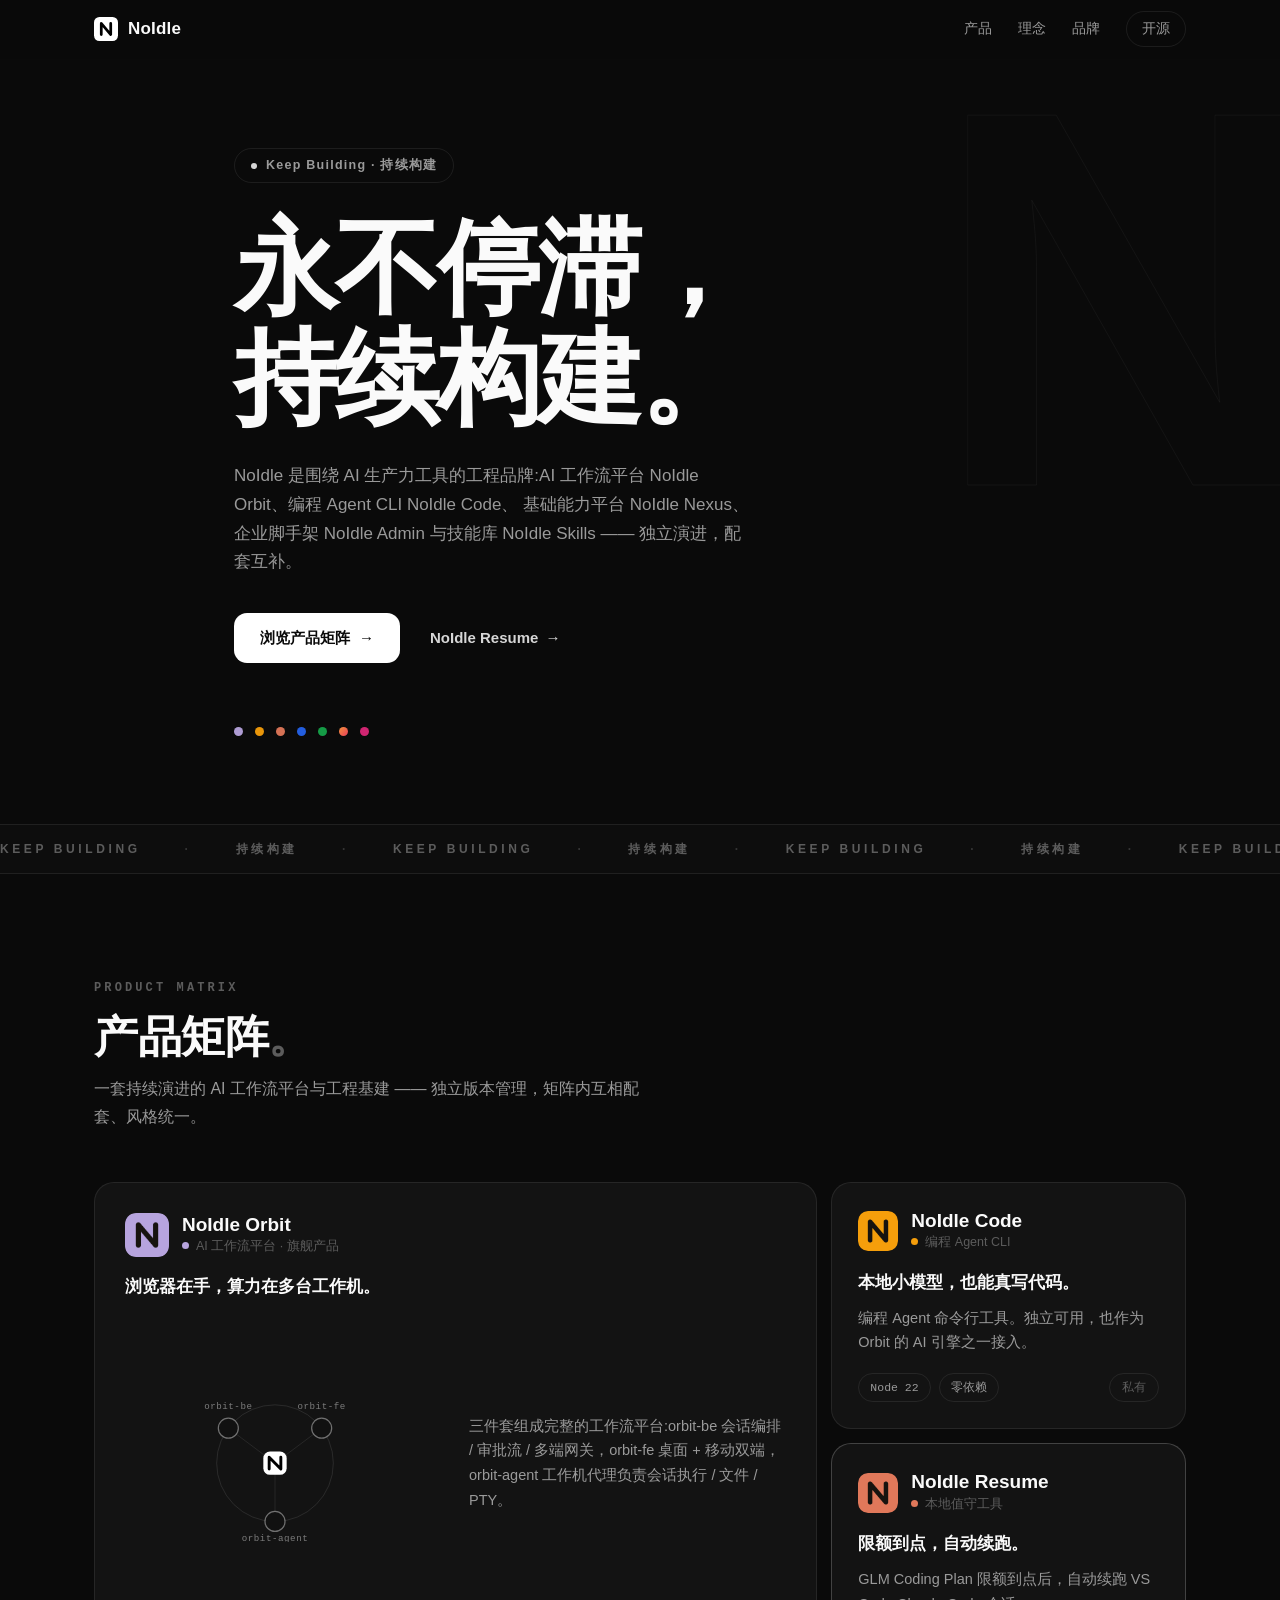
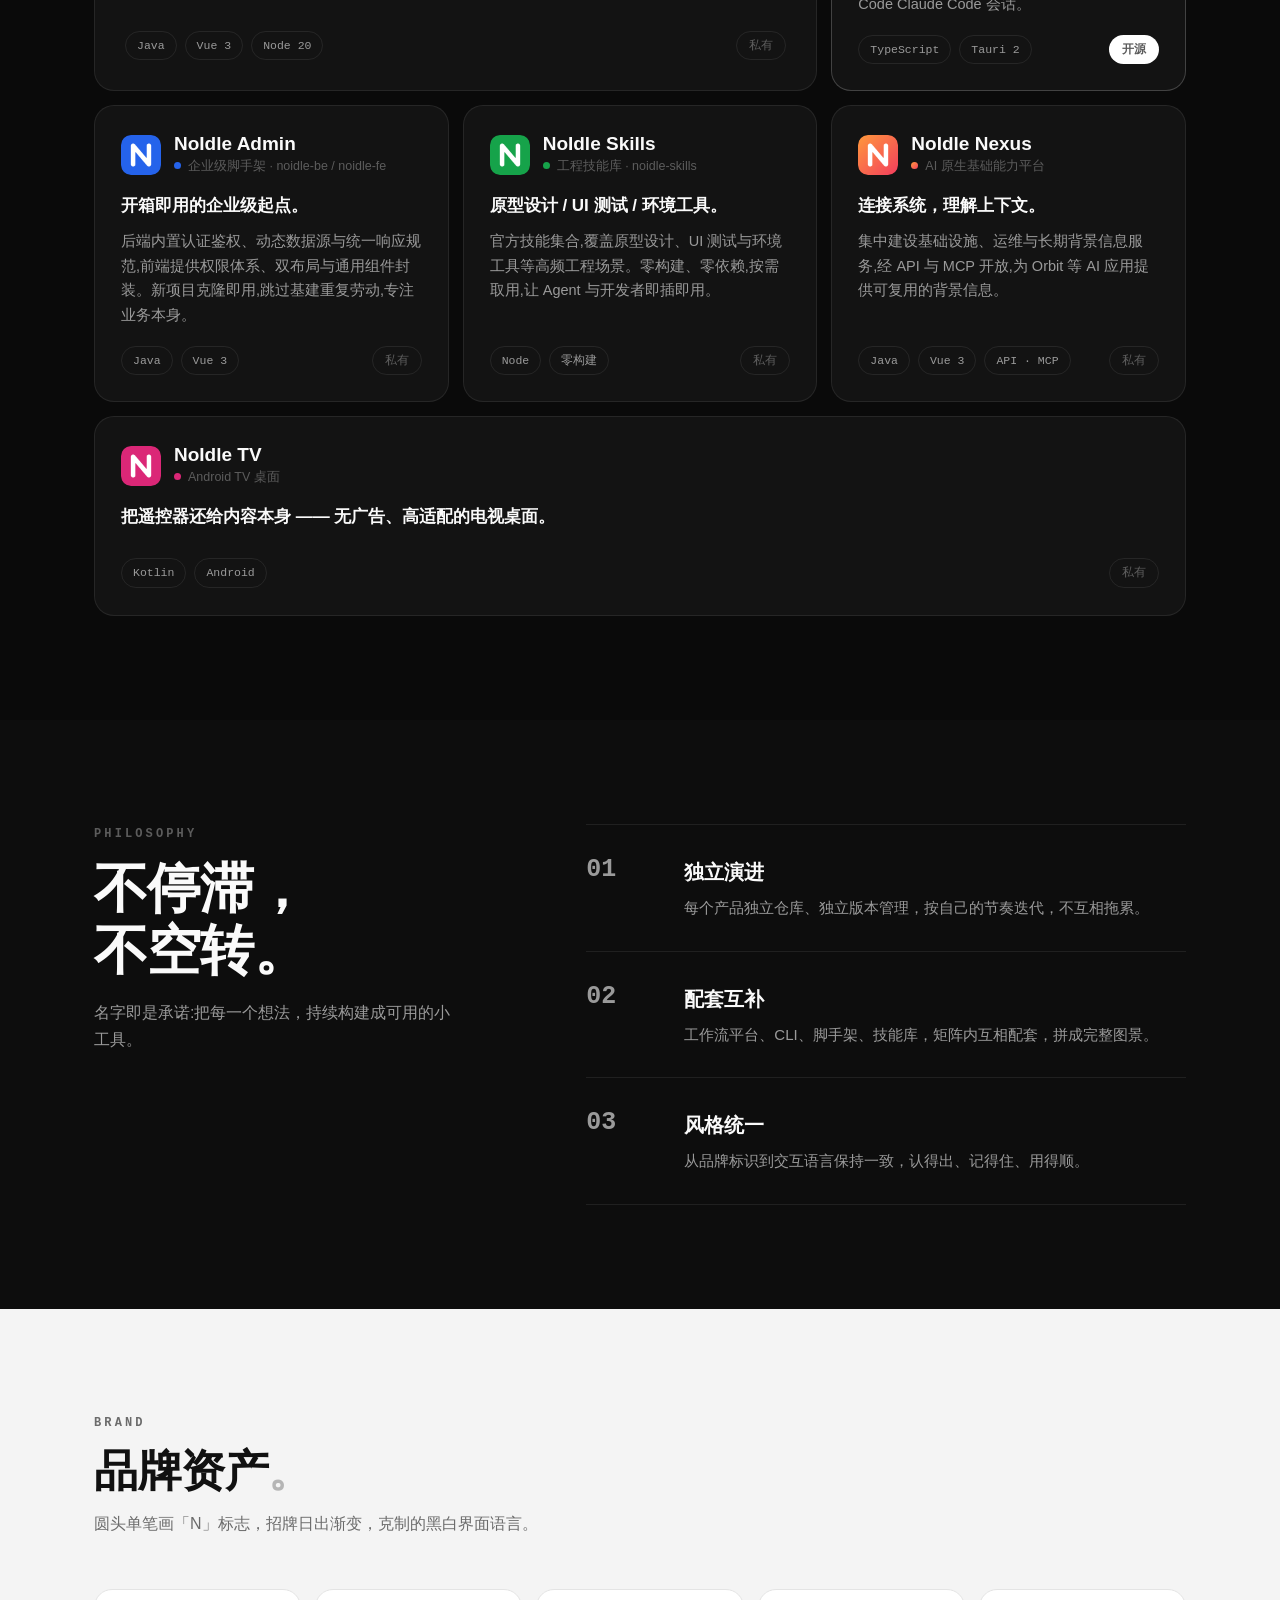
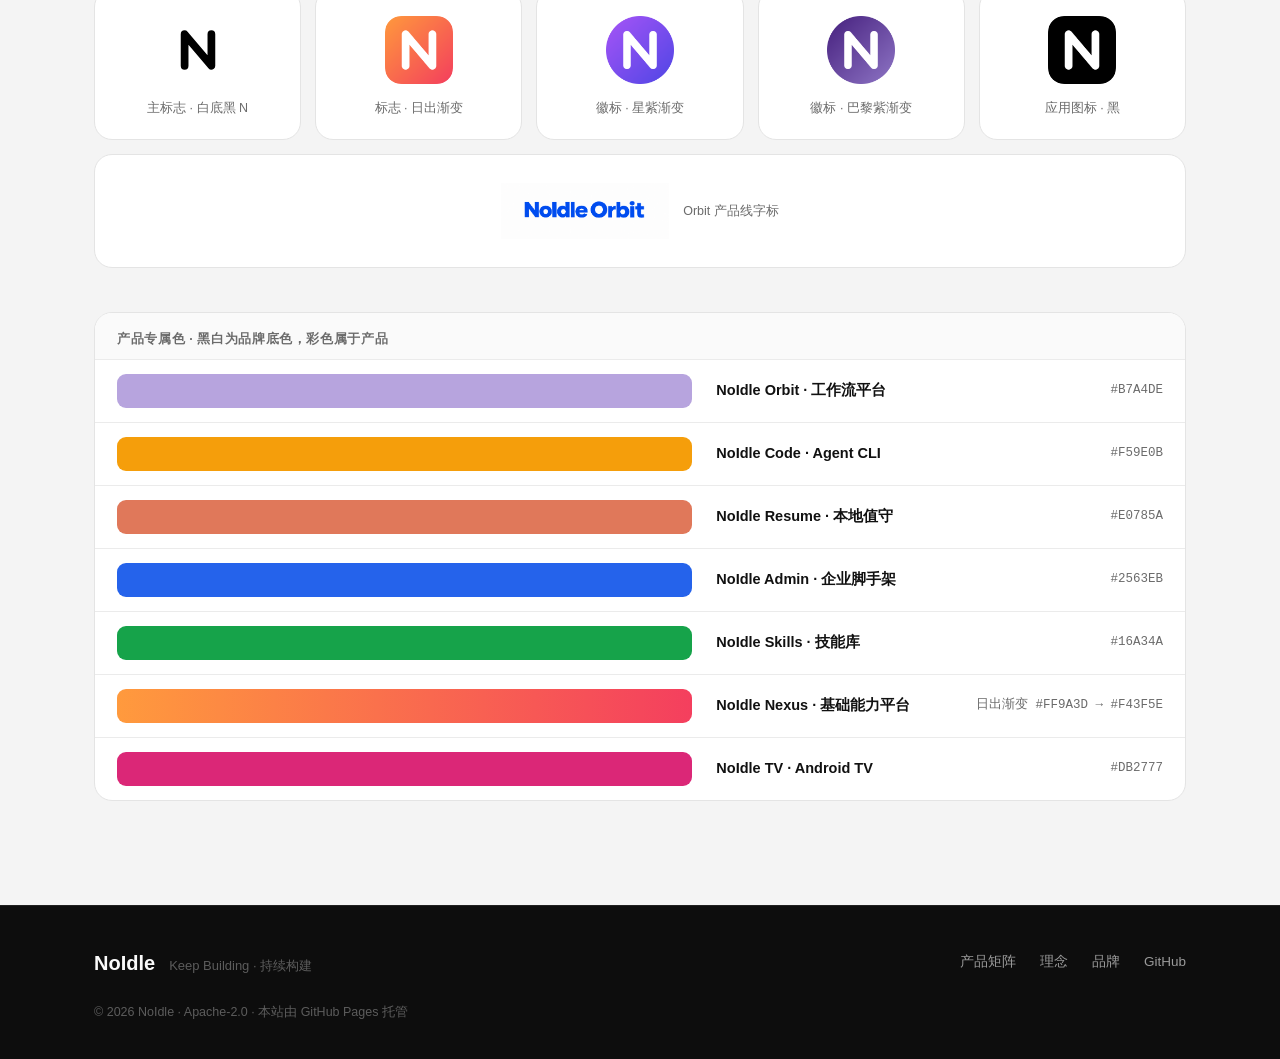
<file: index.html>
<!DOCTYPE html>
<html lang="zh-CN">
<head>
  <meta charset="UTF-8">
  <meta name="viewport" content="width=device-width, initial-scale=1.0">
  <title>NoIdle · Keep Building 持续构建 — AI 生产力工具工程品牌</title>
  <meta name="description" content="NoIdle 是围绕 AI 生产力工具持续构建的工程品牌:AI 工作流平台 NoIdle Orbit、编程 Agent CLI NoIdle Code、基础能力平台 NoIdle Nexus、企业脚手架与工程技能库。产品独立版本管理、互相配套、风格统一。">
  <meta property="og:title" content="NoIdle · Keep Building 持续构建">
  <meta property="og:description" content="围绕 AI 生产力工具持续构建的工程品牌 — AI 工作流平台 / 编程 Agent CLI / 工程基建">
  <meta property="og:type" content="website">
  <link rel="icon" type="image/svg+xml" href="assets/img/favicon.svg">
  <link rel="stylesheet" href="assets/css/style.css?v=17">
</head>
<body>

  <nav class="nav" id="nav">
    <div class="nav-inner">
      <a class="nav-logo" href="#top" aria-label="NoIdle 首页">
        <svg viewBox="0 0 512 512" role="img" aria-hidden="true">
          <rect width="512" height="512" rx="115" fill="#fff"/>
          <path fill="none" stroke="#000" stroke-width="52" stroke-linecap="round" stroke-linejoin="round"
                d="M166 362 L166 150 L346 362 L346 150" transform="translate(256 256) scale(1.12) translate(-256 -256)"/>
        </svg>
        <span>NoIdle</span>
      </a>
      <div class="nav-links" aria-label="主导航">
        <a href="#products">产品</a>
        <a href="#philosophy">理念</a>
        <a href="#brand">品牌</a>
        <a class="nav-pill" href="https://github.com/NoIdleAI" target="_blank" rel="noopener">开源</a>
      </div>
    </div>
  </nav>

  <main id="top">

    <!-- Hero:纯排版式 -->
    <section class="hero">
      <div class="hero-watermark" aria-hidden="true">N</div>
      <div class="hero-inner">
        <p class="hero-chip reveal"><span class="dot"></span>Keep Building · 持续构建</p>
        <h1 class="hero-title reveal">永不停滞，<br>持续构建。</h1>
        <p class="hero-sub reveal">
          NoIdle 是围绕 AI 生产力工具的工程品牌:AI 工作流平台 NoIdle Orbit、编程 Agent CLI NoIdle Code、
          基础能力平台 NoIdle Nexus、企业脚手架 NoIdle Admin 与技能库 NoIdle Skills —— 独立演进，配套互补。
        </p>
        <div class="hero-links reveal">
          <a class="btn-solid" href="#products">浏览产品矩阵 <span class="arr">→</span></a>
          <a class="link-plain" href="https://github.com/NoIdleAI/noidle-resume" target="_blank" rel="noopener">NoIdle Resume <span class="arr">→</span></a>
        </div>
        <div class="hero-dots reveal" aria-label="产品专属色">
          <span style="background:#B7A4DE"></span>
          <span style="background:#F59E0B"></span>
          <span style="background:#E0785A"></span>
          <span style="background:#2563EB"></span>
          <span style="background:#16A34A"></span>
          <span style="background:linear-gradient(135deg,#FF9A3D,#F43F5E)"></span>
          <span style="background:#DB2777"></span>
        </div>
      </div>
    </section>

    <!-- 跑马灯 -->
    <div class="ticker" aria-hidden="true">
      <div class="ticker-track">
        <span>KEEP BUILDING</span><span class="tick-sep">·</span><span>持续构建</span><span class="tick-sep">·</span>
        <span>KEEP BUILDING</span><span class="tick-sep">·</span><span>持续构建</span><span class="tick-sep">·</span>
        <span>KEEP BUILDING</span><span class="tick-sep">·</span><span>持续构建</span><span class="tick-sep">·</span>
        <span>KEEP BUILDING</span><span class="tick-sep">·</span><span>持续构建</span><span class="tick-sep">·</span>
      </div>
    </div>

    <!-- 产品矩阵:便当格 -->
    <section class="section" id="products">
      <div class="container">
        <div class="section-head reveal">
          <p class="section-kicker">Product Matrix</p>
          <h2 class="section-title">产品矩阵<span class="title-end">。</span></h2>
          <p class="section-desc">一套持续演进的 AI 工作流平台与工程基建 —— 独立版本管理，矩阵内互相配套、风格统一。</p>
        </div>

        <div class="bento">
          <article class="tile tile-orbit reveal" style="--pc:#B7A4DE">
            <div class="tile-head">
              <img class="tile-icon" src="assets/img/tile-paris-lavender.png" alt="" width="44" height="44">
              <div>
                <h3 class="tile-name">NoIdle Orbit</h3>
                <p class="tile-line">AI 工作流平台 · 旗舰产品</p>
              </div>
            </div>
            <p class="tile-tagline">浏览器在手，算力在多台工作机。</p>
            <div class="orbit-media">
              <div class="orbit-diagram" aria-hidden="true">
                <svg viewBox="0 0 360 190">
                  <circle cx="180" cy="95" r="70" fill="none" stroke="rgba(255,255,255,0.12)" stroke-width="1"/>
                  <line x1="180" y1="95" x2="124" y2="53" stroke="rgba(255,255,255,0.1)" stroke-width="1"/>
                  <line x1="180" y1="95" x2="236" y2="53" stroke="rgba(255,255,255,0.1)" stroke-width="1"/>
                  <line x1="180" y1="95" x2="180" y2="165" stroke="rgba(255,255,255,0.1)" stroke-width="1"/>
                  <circle cx="124" cy="53" r="12" fill="#111" stroke="rgba(255,255,255,0.4)" stroke-width="1.5"/>
                  <circle cx="236" cy="53" r="12" fill="#111" stroke="rgba(255,255,255,0.4)" stroke-width="1.5"/>
                  <circle cx="180" cy="165" r="12" fill="#111" stroke="rgba(255,255,255,0.4)" stroke-width="1.5"/>
                  <rect x="166" y="81" width="28" height="28" rx="8" fill="#fff"/>
                  <path d="M173 102 L173 88 L187 102 L187 88" fill="none" stroke="#000" stroke-width="3.5" stroke-linecap="round" stroke-linejoin="round"/>
                  <text x="124" y="30" text-anchor="middle" class="dg-label">orbit-be</text>
                  <text x="236" y="30" text-anchor="middle" class="dg-label">orbit-fe</text>
                  <text x="180" y="188" text-anchor="middle" class="dg-label">orbit-agent</text>
                </svg>
              </div>
              <p class="tile-desc">三件套组成完整的工作流平台:orbit-be 会话编排 / 审批流 / 多端网关，orbit-fe 桌面 + 移动双端，orbit-agent 工作机代理负责会话执行 / 文件 / PTY。</p>
            </div>
            <div class="tile-foot">
              <div class="chips">
                <span class="chip">Java</span>
                <span class="chip">Vue 3</span>
                <span class="chip">Node 20</span>
              </div>
              <span class="tile-lock">私有</span>
            </div>
          </article>

        <div class="tile-col">
          <article class="tile reveal" style="--pc:#F59E0B">
            <div class="tile-head">
              <img class="tile-icon" src="assets/img/tile-amber.png" alt="" width="40" height="40">
              <div>
                <h3 class="tile-name">NoIdle Code</h3>
                <p class="tile-line">编程 Agent CLI</p>
              </div>
            </div>
            <p class="tile-tagline">本地小模型，也能真写代码。</p>
            <p class="tile-desc">编程 Agent 命令行工具。独立可用，也作为 Orbit 的 AI 引擎之一接入。</p>
            <div class="tile-foot">
              <div class="chips">
                <span class="chip">Node 22</span>
                <span class="chip">零依赖</span>
              </div>
              <span class="tile-lock">私有</span>
            </div>
          </article>

          <article class="tile tile-open reveal" style="--pc:#E0785A">
            <div class="tile-head">
              <img class="tile-icon" src="assets/img/tile-coral.png" alt="" width="40" height="40">
              <div>
                <h3 class="tile-name">NoIdle Resume</h3>
                <p class="tile-line">本地值守工具</p>
              </div>
            </div>
            <p class="tile-tagline">限额到点，自动续跑。</p>
            <p class="tile-desc">GLM Coding Plan 限额到点后，自动续跑 VS Code Claude Code 会话。</p>
            <div class="tile-foot">
              <div class="chips">
                <span class="chip">TypeScript</span>
                <span class="chip">Tauri 2</span>
              </div>
              <a class="tile-lock tile-lock-open" href="https://github.com/NoIdleAI/noidle-resume" target="_blank" rel="noopener">开源</a>
            </div>
          </article>
        </div>

          <article class="tile tile-third reveal" style="--pc:#2563EB">
            <div class="tile-head">
              <img class="tile-icon" src="assets/img/tile-blue.png" alt="" width="40" height="40">
              <div>
                <h3 class="tile-name">NoIdle Admin</h3>
                <p class="tile-line">企业级脚手架 · noidle-be / noidle-fe</p>
              </div>
            </div>
            <p class="tile-tagline">开箱即用的企业级起点。</p>
            <p class="tile-desc">后端内置认证鉴权、动态数据源与统一响应规范,前端提供权限体系、双布局与通用组件封装。新项目克隆即用,跳过基建重复劳动,专注业务本身。</p>
            <div class="tile-foot">
              <div class="chips">
                <span class="chip">Java</span>
                <span class="chip">Vue 3</span>
              </div>
              <span class="tile-lock">私有</span>
            </div>
          </article>

          <article class="tile tile-third reveal" style="--pc:#16A34A">
            <div class="tile-head">
              <img class="tile-icon" src="assets/img/tile-green.png" alt="" width="40" height="40">
              <div>
                <h3 class="tile-name">NoIdle Skills</h3>
                <p class="tile-line">工程技能库 · noidle-skills</p>
              </div>
            </div>
            <p class="tile-tagline">原型设计 / UI 测试 / 环境工具。</p>
            <p class="tile-desc">官方技能集合,覆盖原型设计、UI 测试与环境工具等高频工程场景。零构建、零依赖,按需取用,让 Agent 与开发者即插即用。</p>
            <div class="tile-foot">
              <div class="chips">
                <span class="chip">Node</span>
                <span class="chip">零构建</span>
              </div>
              <span class="tile-lock">私有</span>
            </div>
          </article>

          <article class="tile tile-third tile-grad reveal" style="--pc:#F43F5E">
            <div class="tile-head">
              <img class="tile-icon" src="assets/img/noidle-tile-sunset.png" alt="" width="40" height="40">
              <div>
                <h3 class="tile-name">NoIdle Nexus</h3>
                <p class="tile-line">AI 原生基础能力平台</p>
              </div>
            </div>
            <p class="tile-tagline">连接系统，理解上下文。</p>
            <p class="tile-desc">集中建设基础设施、运维与长期背景信息服务,经 API 与 MCP 开放,为 Orbit 等 AI 应用提供可复用的背景信息。</p>
            <div class="tile-foot">
              <div class="chips">
                <span class="chip">Java</span>
                <span class="chip">Vue 3</span>
                <span class="chip">API · MCP</span>
              </div>
              <span class="tile-lock">私有</span>
            </div>
          </article>
          <article class="tile tile-wide reveal" style="--pc:#DB2777">
            <div class="tile-head">
              <img class="tile-icon" src="assets/img/tile-pink.png" alt="" width="40" height="40">
              <div>
                <h3 class="tile-name">NoIdle TV</h3>
                <p class="tile-line">Android TV 桌面</p>
              </div>
            </div>
            <p class="tile-tagline">把遥控器还给内容本身 —— 无广告、高适配的电视桌面。</p>
            <div class="tile-foot">
              <div class="chips">
                <span class="chip">Kotlin</span>
                <span class="chip">Android</span>
              </div>
              <span class="tile-lock">私有</span>
            </div>
          </article>
        </div>
      </div>
    </section>

    <!-- 理念 -->
    <section class="section section-ink" id="philosophy">
      <div class="container philo">
        <div class="philo-left reveal">
          <p class="section-kicker">Philosophy</p>
          <h2 class="philo-title">不停滞，<br>不空转。</h2>
          <p class="philo-note">名字即是承诺:把每一个想法，持续构建成可用的小工具。</p>
        </div>
        <div class="philo-right">
          <div class="principle reveal">
            <span class="p-num">01</span>
            <div>
              <h3>独立演进</h3>
              <p>每个产品独立仓库、独立版本管理，按自己的节奏迭代，不互相拖累。</p>
            </div>
          </div>
          <div class="principle reveal">
            <span class="p-num">02</span>
            <div>
              <h3>配套互补</h3>
              <p>工作流平台、CLI、脚手架、技能库，矩阵内互相配套，拼成完整图景。</p>
            </div>
          </div>
          <div class="principle reveal">
            <span class="p-num">03</span>
            <div>
              <h3>风格统一</h3>
              <p>从品牌标识到交互语言保持一致，认得出、记得住、用得顺。</p>
            </div>
          </div>
        </div>
      </div>
    </section>

    <!-- 品牌 -->
    <section class="section section-light" id="brand">
      <div class="container">
        <div class="section-head reveal">
          <p class="section-kicker">Brand</p>
          <h2 class="section-title">品牌资产<span class="title-end">。</span></h2>
          <p class="section-desc">圆头单笔画「N」标志，招牌日出渐变，克制的黑白界面语言。</p>
        </div>

        <div class="brand-grid">
          <figure class="brand-card reveal">
            <img src="assets/img/noidle-logo-white.svg" alt="NoIdle 主标志 · 白底黑 N">
            <figcaption>主标志 · 白底黑 N</figcaption>
          </figure>
          <figure class="brand-card reveal">
            <img src="assets/img/noidle-tile-sunset.png" alt="NoIdle 标志 · 日出渐变">
            <figcaption>标志 · 日出渐变</figcaption>
          </figure>
          <figure class="brand-card reveal">
            <img src="assets/img/noidle-avatar-violet.png" alt="NoIdle 徽标 · 星紫渐变">
            <figcaption>徽标 · 星紫渐变</figcaption>
          </figure>
          <figure class="brand-card reveal">
            <img src="assets/img/noidle-avatar-paris.png" alt="NoIdle 徽标 · 巴黎紫渐变">
            <figcaption>徽标 · 巴黎紫渐变</figcaption>
          </figure>
          <figure class="brand-card reveal">
            <img src="assets/img/noidle-tile-black.png" alt="NoIdle 应用图标 · 黑">
            <figcaption>应用图标 · 黑</figcaption>
          </figure>
          <figure class="brand-card brand-wordmark reveal">
            <img src="assets/img/orbit-wordmark.png" alt="NoIdle Orbit 品牌字标">
            <figcaption>Orbit 产品线字标</figcaption>
          </figure>
        </div>

        <div class="swatch-sheet reveal" aria-label="产品专属色">
          <div class="sheet-group">产品专属色 · 黑白为品牌底色，彩色属于产品</div>
          <div class="sheet-row">
            <span class="sheet-bar" style="background:#B7A4DE"></span>
            <span class="sheet-name">NoIdle Orbit · 工作流平台</span>
            <span class="sheet-hex">#B7A4DE</span>
          </div>
          <div class="sheet-row">
            <span class="sheet-bar" style="background:#F59E0B"></span>
            <span class="sheet-name">NoIdle Code · Agent CLI</span>
            <span class="sheet-hex">#F59E0B</span>
          </div>
          <div class="sheet-row">
            <span class="sheet-bar" style="background:#E0785A"></span>
            <span class="sheet-name">NoIdle Resume · 本地值守</span>
            <span class="sheet-hex">#E0785A</span>
          </div>
          <div class="sheet-row">
            <span class="sheet-bar" style="background:#2563EB"></span>
            <span class="sheet-name">NoIdle Admin · 企业脚手架</span>
            <span class="sheet-hex">#2563EB</span>
          </div>
          <div class="sheet-row">
            <span class="sheet-bar" style="background:#16A34A"></span>
            <span class="sheet-name">NoIdle Skills · 技能库</span>
            <span class="sheet-hex">#16A34A</span>
          </div>
          <div class="sheet-row">
            <span class="sheet-bar" style="background:linear-gradient(90deg,#FF9A3D,#F43F5E)"></span>
            <span class="sheet-name">NoIdle Nexus · 基础能力平台</span>
            <span class="sheet-hex">日出渐变 #FF9A3D → #F43F5E</span>
          </div>
          <div class="sheet-row">
            <span class="sheet-bar" style="background:#DB2777"></span>
            <span class="sheet-name">NoIdle TV · Android TV</span>
            <span class="sheet-hex">#DB2777</span>
          </div>
        </div>
      </div>
    </section>

  </main>

  <footer class="footer">
    <div class="container footer-grid">
      <div class="footer-brand">
        <span class="footer-word">NoIdle</span>
        <span class="footer-tag">Keep Building · 持续构建</span>
      </div>
      <nav class="footer-links" aria-label="页脚">
        <a href="#products">产品矩阵</a>
        <a href="#philosophy">理念</a>
        <a href="#brand">品牌</a>
        <a href="https://github.com/NoIdleAI" target="_blank" rel="noopener">GitHub</a>
      </nav>
    </div>
    <div class="container footer-meta">© 2026 NoIdle · Apache-2.0 · 本站由 GitHub Pages 托管</div>
  </footer>

  <script src="assets/js/main.js" defer></script>
</body>
</html>
</file>
<file: assets/css/style.css>
/* ============ 基础(黑白主题) ============ */
:root {
  --bg: #0a0a0a;
  --bg-ink: #0d0d0d;
  --panel: #131313;
  --panel-hover: #171717;
  --hairline: rgba(255, 255, 255, 0.08);
  --text: #fafafa;
  --text-muted: #9a9a9a;
  --text-faint: #5c5c5c;
  --light-bg: #f4f4f4;
  --light-text: #111111;
  --light-muted: #6b6b6b;
  --maxw: 1140px;
}

* { margin: 0; padding: 0; box-sizing: border-box; }

html { scroll-behavior: smooth; }

body {
  background: var(--bg);
  color: var(--text);
  font-family: -apple-system, BlinkMacSystemFont, "SF Pro Text", "PingFang SC",
    "Hiragino Sans GB", "Microsoft YaHei", "Segoe UI", sans-serif;
  font-size: 16px;
  line-height: 1.7;
  -webkit-font-smoothing: antialiased;
  overflow-x: hidden;
}

img { display: block; max-width: 100%; }
a { color: inherit; text-decoration: none; }

.container { max-width: var(--maxw); margin: 0 auto; padding: 0 24px; }

/* ============ 导航 ============ */
.nav {
  position: fixed;
  inset: 0 0 auto 0;
  z-index: 100;
  background: rgba(10, 10, 10, 0.75);
  -webkit-backdrop-filter: blur(18px) saturate(140%);
  backdrop-filter: blur(18px) saturate(140%);
  border-bottom: 1px solid transparent;
  transition: border-color 0.3s ease;
}
.nav.scrolled { border-bottom-color: var(--hairline); }

.nav-inner {
  max-width: var(--maxw);
  margin: 0 auto;
  padding: 0 24px;
  height: 58px;
  display: flex;
  align-items: center;
}

.nav-logo { display: flex; align-items: center; gap: 10px; font-size: 17px; font-weight: 700; letter-spacing: 0.2px; }
.nav-logo svg { width: 24px; height: 24px; display: block; }

.nav-links { margin-left: auto; display: flex; align-items: center; gap: 26px; }
.nav-links a { font-size: 14px; color: var(--text-muted); transition: color 0.2s ease; }
.nav-links a:hover { color: var(--text); }
.nav-pill {
  border: 1px solid var(--hairline);
  border-radius: 999px;
  padding: 5px 15px;
  color: var(--text);
}
.nav-pill:hover { border-color: rgba(255, 255, 255, 0.35); }

/* ============ Hero ============ */
.hero { position: relative; padding: 148px 0 88px; }

.hero-watermark {
  position: absolute;
  top: 30px;
  right: -40px;
  font-size: clamp(360px, 42vw, 620px);
  font-weight: 800;
  line-height: 1;
  color: transparent;
  -webkit-text-stroke: 1px rgba(255, 255, 255, 0.04);
  pointer-events: none;
  user-select: none;
}

.hero-inner {
  position: relative;
  max-width: 860px;
  margin: 0 auto;
  padding: 0 24px;
}

.hero-chip {
  display: inline-flex;
  align-items: center;
  gap: 9px;
  font-size: 12.5px;
  font-weight: 600;
  letter-spacing: 0.1em;
  color: var(--text-muted);
  border: 1px solid var(--hairline);
  border-radius: 999px;
  padding: 6px 16px;
  margin-bottom: 30px;
}
.dot { width: 6px; height: 6px; border-radius: 50%; background: var(--text); opacity: 0.85; }

.hero-title {
  font-size: clamp(50px, 8.5vw, 104px);
  font-weight: 700;
  line-height: 1.06;
  letter-spacing: -0.025em;
  margin-bottom: 28px;
  color: var(--text);
}

.hero-sub { color: var(--text-muted); font-size: 17px; max-width: 520px; margin-bottom: 36px; }

.hero-links { display: flex; flex-wrap: wrap; align-items: center; gap: 14px 30px; }

.btn-solid {
  display: inline-flex;
  align-items: center;
  gap: 9px;
  padding: 12px 26px;
  border-radius: 13px;
  font-size: 15px;
  font-weight: 600;
  color: #0a0a0a;
  background: #fff;
  transition: transform 0.2s ease, opacity 0.2s ease;
}
.btn-solid:hover { transform: translateY(-2px); opacity: 0.92; }
.arr { transition: transform 0.2s ease; }
.btn-solid:hover .arr, .link-plain:hover .arr { transform: translateX(4px); }

.link-plain { font-size: 15px; font-weight: 600; color: var(--text); opacity: 0.85; display: inline-flex; align-items: center; gap: 7px; }
.link-plain:hover { opacity: 1; }

/* 产品专属色点列 */
.hero-dots { display: flex; gap: 12px; margin-top: 64px; }
.hero-dots span {
  width: 9px;
  height: 9px;
  border-radius: 50%;
  opacity: 0.95;
}

/* ============ 跑马灯 ============ */
.ticker {
  border-top: 1px solid var(--hairline);
  border-bottom: 1px solid var(--hairline);
  overflow: hidden;
  padding: 14px 0;
  background: var(--bg-ink);
}
.ticker-track {
  display: flex;
  align-items: center;
  gap: 44px;
  width: max-content;
  animation: marquee 44s linear infinite;
  font-size: 12px;
  font-weight: 600;
  letter-spacing: 0.3em;
  color: var(--text-faint);
  white-space: nowrap;
}
.tick-sep { color: var(--text-faint); opacity: 0.5; }
@keyframes marquee { to { transform: translateX(-50%); } }

/* ============ 区块 ============ */
.section { padding: 104px 0; }
.section-ink { background: var(--bg-ink); }
.section-light { background: var(--light-bg); color: var(--light-text); }

.section-head { margin-bottom: 52px; }
.section-kicker {
  font-family: ui-monospace, "SF Mono", Menlo, monospace;
  font-size: 12px;
  font-weight: 600;
  letter-spacing: 0.26em;
  text-transform: uppercase;
  color: var(--text-faint);
  margin-bottom: 12px;
}
.section-title { font-size: clamp(30px, 4.4vw, 44px); font-weight: 700; letter-spacing: -0.01em; line-height: 1.2; }
.title-end { color: var(--text-faint); }
.section-desc { color: var(--text-muted); margin-top: 12px; max-width: 560px; }
.section-light .section-kicker { color: var(--light-muted); }
.section-light .title-end { color: #b5b5b5; }
.section-light .section-desc { color: var(--light-muted); }

/* ============ 便当格 ============ */
.bento {
  display: grid;
  grid-template-columns: repeat(6, 1fr);
  grid-auto-rows: minmax(200px, auto);
  gap: 14px;
}

.tile {
  position: relative;
  background: var(--panel);
  border: 1px solid var(--hairline);
  border-radius: 20px;
  padding: 26px;
  display: flex;
  flex-direction: column;
  transition: transform 0.25s ease, border-color 0.25s ease, background 0.25s ease;
}
.tile:hover { transform: translateY(-3px); border-color: rgba(255, 255, 255, 0.22); background: var(--panel-hover); }

.tile-orbit { grid-column: span 4; grid-row: span 2; padding: 30px; }
.tile-col {
  grid-column: span 2;
  grid-row: span 2;
  display: flex;
  flex-direction: column;
  gap: 14px;
}
.tile-col .tile { flex: 1 1 0; }
.tile-third { grid-column: span 2; }
.tile-wide { grid-column: span 6; }

.tile-head { display: flex; align-items: center; gap: 13px; margin-bottom: 15px; }
.tile-icon { width: 40px; height: 40px; border-radius: 10px; flex-shrink: 0; }
.tile-orbit .tile-icon { width: 44px; height: 44px; border-radius: 11px; }
.tile-name { font-size: 19px; font-weight: 700; line-height: 1.25; }
.tile-line { font-size: 12.5px; color: var(--text-faint); }
.tile[style*="--pc"] .tile-line::before {
  content: "";
  display: inline-block;
  width: 7px;
  height: 7px;
  border-radius: 50%;
  background: var(--pc);
  margin-right: 7px;
  vertical-align: 1px;
}
.tile[style*="--pc"]:hover { border-color: color-mix(in srgb, var(--pc) 55%, transparent); }
.tile-grad .tile-line::before { background: linear-gradient(135deg, #FF9A3D, #F43F5E) !important; }

.tile-lock-open { background: #fff; color: #0a0a0a; border-color: #fff; font-weight: 600; }
.tile-lock-open:hover { opacity: 0.88; }
.tile-lock, .tile-lock-open {
  margin-left: auto;
  font-size: 11.5px;
  padding: 4px 12px;
  border-radius: 999px;
  white-space: nowrap;
  flex-shrink: 0;
}
.tile-lock { color: var(--text-faint); border: 1px solid var(--hairline); }

.tile-tagline { font-size: 17px; font-weight: 600; margin-bottom: 8px; }
.tile-desc { font-size: 14.5px; color: var(--text-muted); flex-grow: 1; }

.tile-foot { display: flex; align-items: center; justify-content: space-between; gap: 12px; margin-top: 18px; flex-wrap: wrap; }

.chips { display: flex; flex-wrap: wrap; gap: 8px; }
.chip {
  font-family: ui-monospace, "SF Mono", Menlo, monospace;
  font-size: 11.5px;
  color: var(--text-muted);
  border: 1px solid var(--hairline);
  border-radius: 999px;
  padding: 4px 11px;
}

.tile-open { border-color: rgba(255, 255, 255, 0.2); }

.orbit-media {
  flex: 1 1 auto;
  display: flex;
  align-items: center;
  gap: 44px;
  margin: 10px 0 6px;
}
.orbit-media .orbit-diagram { flex: 0 0 auto; margin: 0; }
.orbit-media .tile-desc { flex: 1; margin: 0; }
.orbit-diagram { margin: 10px 0 0; }
.orbit-diagram svg { width: 100%; max-width: 370px; height: auto; display: block; }
.dg-label {
  font-family: ui-monospace, "SF Mono", Menlo, monospace;
  font-size: 11px;
  fill: #7c7c7c;
  letter-spacing: 0.06em;
}

/* ============ 理念 ============ */
.philo {
  display: grid;
  grid-template-columns: 5fr 7fr;
  gap: 64px;
  align-items: start;
}
.philo-title { font-size: clamp(34px, 5vw, 54px); font-weight: 700; line-height: 1.15; letter-spacing: -0.015em; margin-bottom: 18px; }
.philo-note { color: var(--text-muted); font-size: 16px; max-width: 360px; }

.principle {
  display: grid;
  grid-template-columns: 76px 1fr;
  gap: 22px;
  padding: 30px 0;
  border-top: 1px solid var(--hairline);
  transition: border-color 0.3s ease;
}
.principle:last-child { border-bottom: 1px solid var(--hairline); }
.principle:hover { border-top-color: rgba(255, 255, 255, 0.4); }
.p-num {
  font-family: ui-monospace, "SF Mono", Menlo, monospace;
  font-size: 25px;
  font-weight: 700;
  line-height: 1.2;
  color: var(--text-muted);
}
.principle h3 { font-size: 20px; font-weight: 700; margin-bottom: 6px; }
.principle p { font-size: 15px; color: var(--text-muted); }

/* ============ 品牌(浅色) ============ */
.brand-grid {
  display: grid;
  grid-template-columns: repeat(5, 1fr);
  gap: 14px;
  margin-bottom: 44px;
}
.brand-card {
  background: #fff;
  border: 1px solid #e4e4e4;
  border-radius: 18px;
  padding: 26px 16px 20px;
  display: flex;
  flex-direction: column;
  align-items: center;
  gap: 14px;
  transition: transform 0.25s ease, box-shadow 0.25s ease;
}
.brand-card:hover { transform: translateY(-3px); box-shadow: 0 14px 40px rgba(0, 0, 0, 0.07); }
.brand-card img { width: 68px; height: 68px; border-radius: 16px; }
.brand-card figcaption { font-size: 12.5px; color: var(--light-muted); }

.brand-wordmark { grid-column: span 5; flex-direction: row; justify-content: center; padding: 28px 20px; }
.brand-wordmark img { width: auto; height: 56px; border-radius: 0; }

.swatch-sheet { border: 1px solid #e4e4e4; border-radius: 18px; overflow: hidden; background: #fff; }
.sheet-group {
  padding: 16px 22px 8px;
  font-size: 12.5px;
  font-weight: 600;
  color: var(--light-muted);
  letter-spacing: 0.05em;
  background: #fafafa;
  border-top: 1px solid #ebebeb;
}
.sheet-group:first-child { border-top: none; }
.sheet-row {
  display: grid;
  grid-template-columns: minmax(240px, 55%) 1fr auto;
  align-items: center;
  gap: 24px;
  padding: 14px 22px;
  border-top: 1px solid #ebebeb;
}
.sheet-bar { width: 100%; height: 34px; border-radius: 9px; }
.sheet-name { font-size: 14.5px; font-weight: 600; }
.sheet-hex { font-family: ui-monospace, "SF Mono", Menlo, monospace; font-size: 12.5px; color: var(--light-muted); }

/* ============ 页脚 ============ */
.footer { border-top: 1px solid var(--hairline); padding: 40px 0 36px; background: var(--bg-ink); }
.footer-grid {
  display: flex;
  align-items: center;
  flex-wrap: wrap;
  gap: 20px;
  margin-bottom: 22px;
}
.footer-brand { display: flex; align-items: baseline; gap: 14px; }
.footer-word { font-size: 20px; font-weight: 800; }
.footer-tag { font-size: 13px; color: var(--text-faint); }
.footer-links { margin-left: auto; display: flex; flex-wrap: wrap; gap: 24px; }
.footer-links a { font-size: 13.5px; color: var(--text-muted); transition: color 0.2s ease; }
.footer-links a:hover { color: var(--text); }
.footer-meta { font-size: 12.5px; color: var(--text-faint); }

/* ============ 入场动画 ============ */
.reveal { opacity: 0; transform: translateY(20px); transition: opacity 0.85s ease, transform 0.85s ease; }
.reveal.visible { opacity: 1; transform: none; }

@media (prefers-reduced-motion: reduce) {
  html { scroll-behavior: auto; }
  .ticker-track { animation: none; }
  .brand-card:hover, .btn-solid:hover { transform: none; }
  .reveal { opacity: 1; transform: none; transition: none; }
}

/* ============ 响应式 ============ */
@media (max-width: 960px) {
  .philo { grid-template-columns: 1fr; gap: 40px; }
  .bento > .tile, .tile-orbit, .tile-third, .tile-wide, .tile-col { grid-column: span 6; }
  .tile-col { grid-row: auto; }
  .brand-grid { grid-template-columns: repeat(2, 1fr); }
  .brand-wordmark { grid-column: span 2; }
  .hero-watermark { opacity: 0.6; }
  .hero-dots { margin-top: 48px; }
}

@media (max-width: 560px) {
  .nav-links { gap: 18px; }
  .nav-links a:not(.nav-pill) { display: none; }
  .section { padding: 72px 0; }
  .tile { padding: 22px; }
  .brand-grid { grid-template-columns: 1fr; }
  .brand-wordmark { grid-column: span 1; }
  .sheet-row { grid-template-columns: 1fr; gap: 8px; }
  .sheet-bar { width: 100%; }
  .footer-grid { flex-direction: column; align-items: flex-start; gap: 16px; }
  .footer-links { margin-left: 0; }
  .sheet-hex { justify-self: end; }
  .hero { padding-top: 118px; }
}

/* ============ 移动端 Orbit 卡:上下排版 ============ */
@media (max-width: 960px) {
  .tile-orbit { display: flex; flex-direction: column; align-items: flex-start; text-align: left; }
  .orbit-media { flex: 0 0 auto; flex-direction: column; align-items: flex-start; gap: 22px; }
  .orbit-media .orbit-diagram { width: min(300px, 86%); margin: 0 auto; }
  .orbit-media .orbit-diagram svg { max-width: 100%; }
  .orbit-media .tile-desc { width: 100%; text-align: left; }
  .tile-orbit .tile-foot { width: 100%; }
}
</file>
